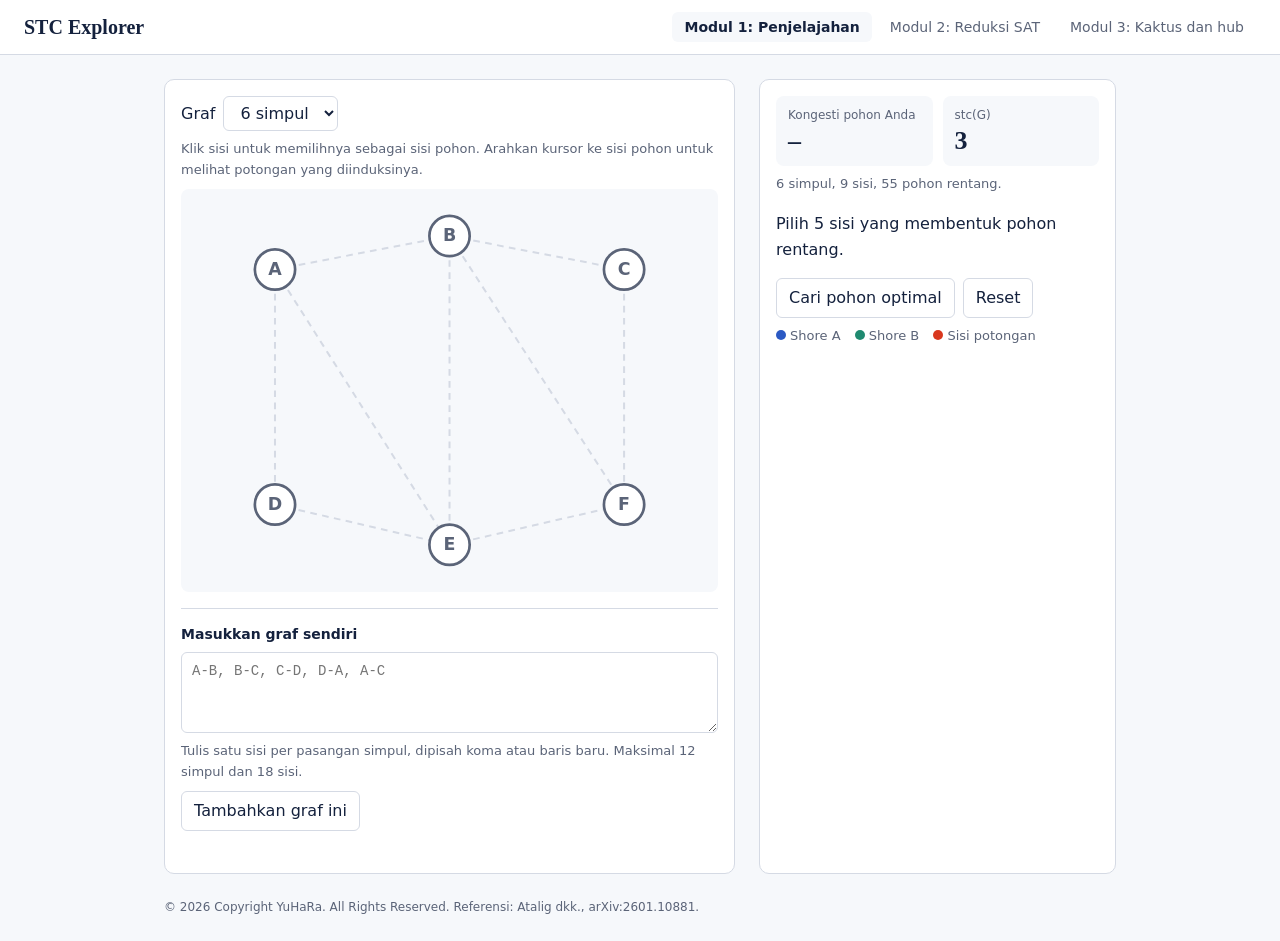
<file: index.html>
<!DOCTYPE html>
<html lang="id">

<head>
    <meta charset="utf-8">
    <meta name="viewport" content="width=device-width, initial-scale=1">
    <title>STC Explorer: Modul 1</title>
    <link rel="icon" type="image/svg+xml" href="favicon.svg">
    <link rel="stylesheet" href="style.css">
</head>

<body>
    <header>
        <h1>STC Explorer</h1>
        <nav>
            <a class="on" href="index.html">Modul 1: Penjelajahan</a>
            <a href="modul2.html">Modul 2: Reduksi SAT</a>
            <a href="modul3.html">Modul 3: Kaktus dan hub</a>
        </nav>
    </header>
    <main>
        <section class="stage">
            <div class="bar">
                <label for="preset">Graf</label>
                <select id="preset"></select>
            </div>
            <p class="hint">Klik sisi untuk memilihnya sebagai sisi pohon. Arahkan kursor ke sisi pohon untuk melihat potongan yang diinduksinya.</p>
            <svg id="g" viewBox="0 0 400 300" role="img" aria-label="Graf interaktif"></svg>
            <div class="input">
                <label for="edges">Masukkan graf sendiri</label>
                <textarea id="edges" rows="3" placeholder="A-B, B-C, C-D, D-A, A-C"></textarea>
                <p class="sub">Tulis satu sisi per pasangan simpul, dipisah koma atau baris baru. Maksimal 12 simpul dan 18 sisi.</p>
                <div class="actions"><button id="apply">Tambahkan graf ini</button></div>
                <p id="err" class="err" role="alert"></p>
            </div>
        </section>
        <aside>
            <div class="metrics">
                <div><span>Kongesti pohon Anda</span><b id="mine">–</b></div>
                <div><span>stc(G)</span><b id="opt">–</b></div>
            </div>
            <p id="count" class="sub"></p>
            <p id="msg" aria-live="polite"></p>
            <div class="actions">
                <button id="solve">Cari pohon optimal</button>
                <button id="reset">Reset</button>
            </div>
            <p class="legend"><i class="a"></i>Shore A <i class="b"></i>Shore B <i class="c"></i>Sisi potongan</p>
        </aside>
    </main>
    <footer>© 2026 Copyright YuHaRa. All Rights Reserved. Referensi: Atalig dkk., arXiv:2601.10881.</footer>
    <script src="graf.js"></script>
    <script src="app.js"></script>
</body>

</html>
</file>
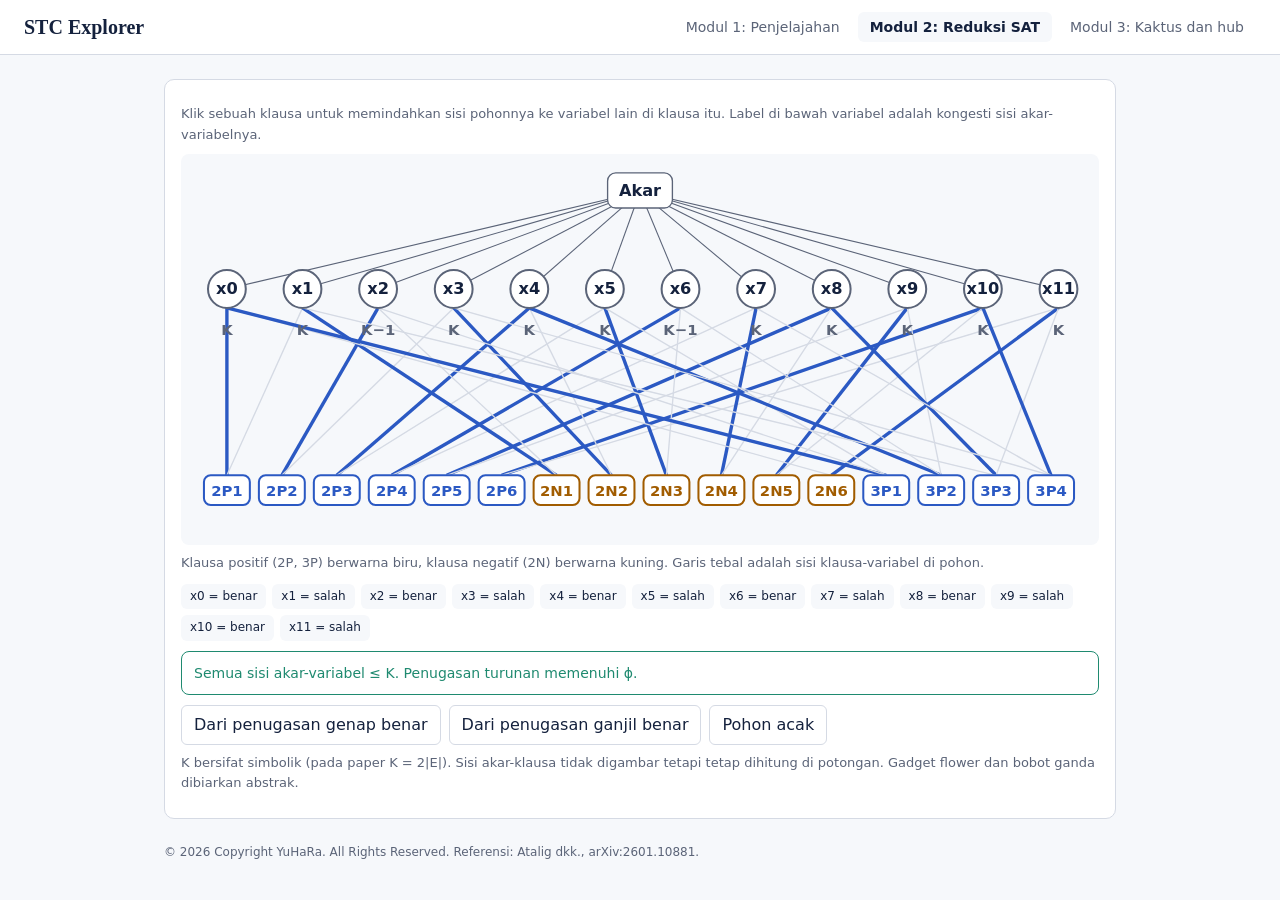
<file: modul2.html>
<!DOCTYPE html>
<html lang="id">

<head>
    <meta charset="utf-8">
    <meta name="viewport" content="width=device-width, initial-scale=1">
    <title>STC Explorer: Modul 2</title>
    <link rel="icon" type="image/svg+xml" href="favicon.svg">
    <link rel="stylesheet" href="style.css">
</head>

<body>
    <header>
        <h1>STC Explorer</h1>
        <nav>
            <a href="index.html">Modul 1: Penjelajahan</a>
            <a class="on" href="modul2.html">Modul 2: Reduksi SAT</a>
            <a href="modul3.html">Modul 3: Kaktus dan hub</a>
        </nav>
    </header>
    <main class="wide">
        <section class="stage">
            <p class="hint">Klik sebuah klausa untuk memindahkan sisi pohonnya ke variabel lain di klausa itu. Label di bawah variabel adalah kongesti sisi akar-variabelnya.</p>
            <svg id="s" viewBox="0 0 680 290" role="img" aria-label="Graf G bintang: akar, 12 variabel, 16 klausa"></svg>
            <p class="legend">Klausa positif (2P, 3P) berwarna biru, klausa negatif (2N) berwarna kuning. Garis tebal adalah sisi klausa-variabel di pohon.</p>
            <div id="chips" class="chips"></div>
            <div id="verdict" class="verdict" aria-live="polite"></div>
            <div class="actions">
                <button id="b0">Dari penugasan genap benar</button>
                <button id="b1">Dari penugasan ganjil benar</button>
                <button id="b2">Pohon acak</button>
            </div>
            <p class="sub">K bersifat simbolik (pada paper K = 2|E|). Sisi akar-klausa tidak digambar tetapi tetap dihitung di potongan. Gadget flower dan bobot ganda dibiarkan abstrak.</p>
        </section>
    </main>
    <footer>© 2026 Copyright YuHaRa. All Rights Reserved. Referensi: Atalig dkk., arXiv:2601.10881.</footer>
    <script src="graf.js"></script>
    <script src="reduksi.js"></script>
</body>

</html>
</file>
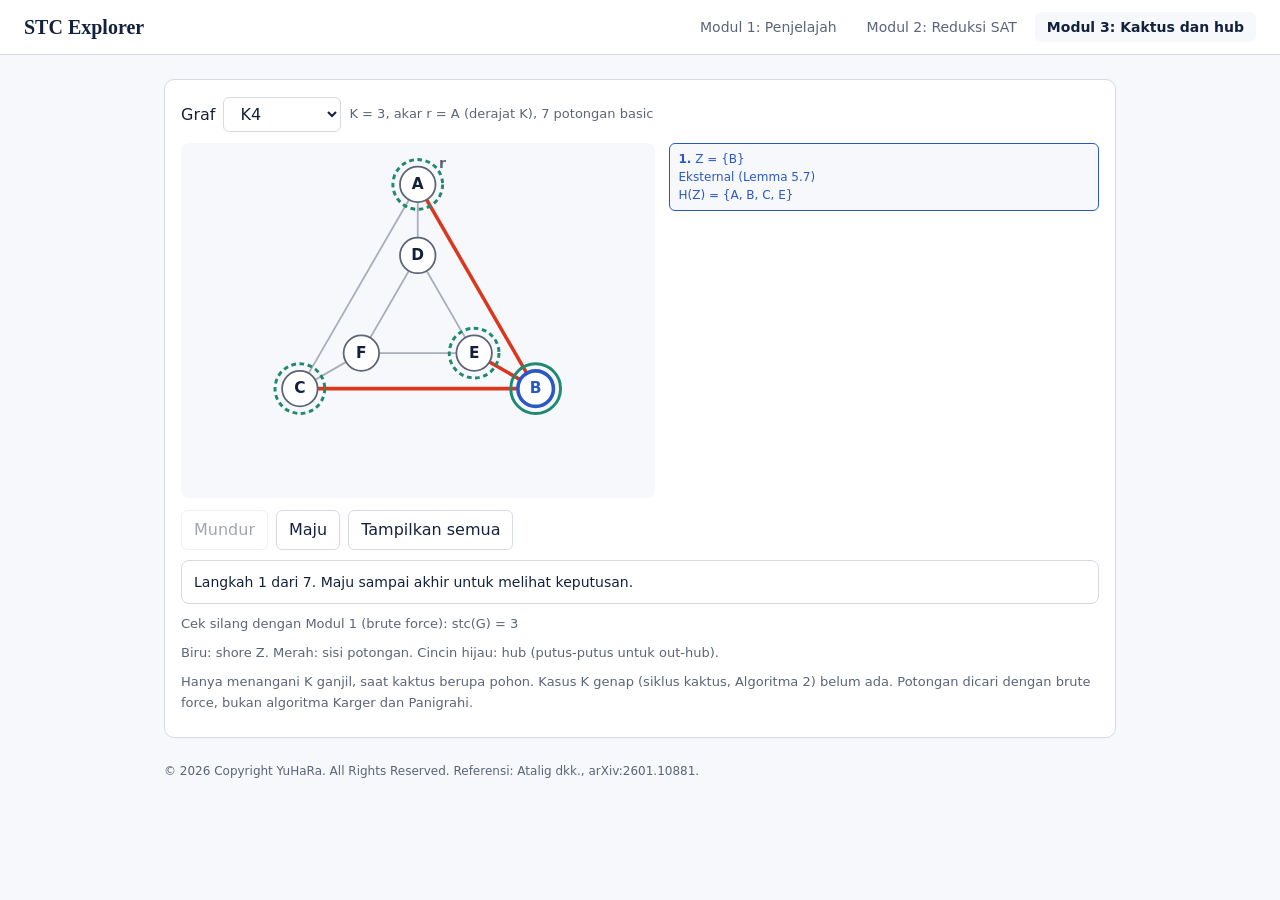
<file: modul3.html>
<!DOCTYPE html>
<html lang="id">

<head>
    <meta charset="utf-8">
    <meta name="viewport" content="width=device-width, initial-scale=1">
    <title>STC Explorer: Modul 3</title>
    <link rel="icon" type="image/svg+xml" href="favicon.svg">
    <link rel="stylesheet" href="style.css">
</head>

<body>
    <header>
        <h1>STC Explorer</h1>
        <nav>
            <a href="index.html">Modul 1: Penjelajah</a>
            <a href="modul2.html">Modul 2: Reduksi SAT</a>
            <a class="on" href="modul3.html">Modul 3: Kaktus dan hub</a>
        </nav>
    </header>
    <main class="wide">
        <section class="stage">
            <div class="bar">
                <label for="gs">Graf</label>
                <select id="gs"></select>
                <span id="info" class="sub"></span>
            </div>
            <div class="split">
                <svg id="m3" viewBox="0 0 400 300" role="img" aria-label="Graf dengan potongan dan hub yang disorot"></svg>
                <div id="list"></div>
            </div>
            <div class="actions" style="margin-top:12px">
                <button id="bp">Mundur</button>
                <button id="bn">Maju</button>
                <button id="ba">Tampilkan semua</button>
            </div>
            <div id="vd" class="verdict" aria-live="polite"></div>
            <p id="xc" class="sub"></p>
            <p class="legend">Biru: shore Z. Merah: sisi potongan. Cincin hijau: hub (putus-putus untuk out-hub).</p>
            <p class="sub">Hanya menangani K ganjil, saat kaktus berupa pohon. Kasus K genap (siklus kaktus, Algoritma 2) belum ada. Potongan dicari dengan brute force, bukan algoritma Karger dan Panigrahi.</p>
        </section>
    </main>
    <footer>© 2026 Copyright YuHaRa. All Rights Reserved. Referensi: Atalig dkk., arXiv:2601.10881.</footer>
    <script src="graf.js"></script>
    <script src="kaktus.js"></script>
</body>

</html>
</file>
<file: style.css>
:root
{
    --ink: #14213d;
    --sub: #5b6478;
    --line: #d5dae4;
    --bg: #f6f8fb;
    --tree: #2b59c3;
    --cut: #d9381e;
    --b: #1f8a70;
    --paper: #fff
}

@media(prefers-color-scheme:dark)
{
    :root
    {
        --ink: #e8ecf6;
        --sub: #9aa4ba;
        --line: #2c3550;
        --bg: #0f1526;
        --tree: #7ea2ff;
        --cut: #ff7a63;
        --b: #4fd1a8;
        --paper: #18203a
    }
}

*
{
    box-sizing: border-box
}

body
{
    margin: 0;
    background: var(--bg);
    color: var(--ink);
    font: 16px/1.6 system-ui, sans-serif
}

header
{
    display: flex;
    flex-wrap: wrap;
    align-items: center;
    gap: 16px;
    padding: 12px 24px;
    border-bottom: 1px solid var(--line);
    background: var(--paper)
}

h1
{
    margin: 0;
    font: 600 20px Georgia, serif
}

nav
{
    display: flex;
    gap: 6px;
    margin-left: auto
}

nav a
{
    padding: 4px 12px;
    border-radius: 6px;
    color: var(--sub);
    text-decoration: none;
    font-size: 14px
}

nav a.on
{
    background: var(--bg);
    color: var(--ink);
    font-weight: 600
}

main
{
    display: grid;
    grid-template-columns: minmax(0, 1.6fr) minmax(240px, 1fr);
    gap: 24px;
    max-width: 1000px;
    margin: 24px auto;
    padding: 0 24px
}

@media(max-width:720px)
{
    main
    {
        grid-template-columns: 1fr
    }
}

.stage,
aside
{
    background: var(--paper);
    border: 1px solid var(--line);
    border-radius: 10px;
    padding: 16px
}

.bar
{
    display: flex;
    align-items: center;
    gap: 8px
}

select,
button
{
    font: inherit;
    padding: 6px 12px;
    border: 1px solid var(--line);
    border-radius: 6px;
    background: var(--paper);
    color: var(--ink);
    cursor: pointer
}

button:hover,
select:hover
{
    border-color: var(--tree)
}

:focus-visible
{
    outline: 2px solid var(--tree);
    outline-offset: 2px
}

.hint,
.sub,
.legend
{
    font-size: 13px;
    color: var(--sub);
    margin: 8px 0
}

svg
{
    display: block;
    width: 100%;
    background: var(--bg);
    border-radius: 8px
}

.metrics
{
    display: grid;
    grid-template-columns: 1fr 1fr;
    gap: 10px
}

.metrics div
{
    background: var(--bg);
    border-radius: 8px;
    padding: 10px 12px
}

.metrics span
{
    display: block;
    font-size: 12px;
    color: var(--sub)
}

.metrics b
{
    font: 600 26px Georgia, serif
}

#msg
{
    min-height: 3em
}

.actions
{
    display: flex;
    gap: 8px;
    flex-wrap: wrap
}

.legend i
{
    display: inline-block;
    width: 10px;
    height: 10px;
    border-radius: 50%;
    margin: 0 4px 0 10px
}

.legend i:first-child
{
    margin-left: 0
}

.legend .a
{
    background: var(--tree)
}

.legend .b
{
    background: var(--b)
}

.legend .c
{
    background: var(--cut)
}

footer
{
    max-width: 1000px;
    margin: 0 auto 24px;
    padding: 0 24px;
    font-size: 12px;
    color: var(--sub)
}

.input
{
    margin-top: 16px;
    border-top: 1px solid var(--line);
    padding-top: 12px
}

.input label
{
    font-size: 14px;
    font-weight: 600
}

textarea
{
    display: block;
    width: 100%;
    margin-top: 6px;
    padding: 8px 10px;
    font: 14px/1.5 ui-monospace, monospace;
    border: 1px solid var(--line);
    border-radius: 6px;
    background: var(--paper);
    color: var(--ink);
    resize: vertical
}

.err
{
    color: var(--cut);
    font-size: 13px;
    margin: 8px 0 0;
    min-height: 1.4em
}

:root
{
    --neg: #a15c00
}

@media(prefers-color-scheme:dark)
{
    :root
    {
        --neg: #f2c46d
    }
}

main.wide
{
    grid-template-columns: 1fr
}

.chips
{
    display: flex;
    gap: 6px;
    flex-wrap: wrap;
    margin: 10px 0
}

.chips span
{
    font-size: 12px;
    padding: 3px 9px;
    border-radius: 6px;
    background: var(--bg)
}

.chips span.conf
{
    border: 1px solid var(--cut);
    color: var(--cut)
}

.verdict
{
    padding: 10px 12px;
    border-radius: 8px;
    border: 1px solid var(--line);
    margin: 10px 0;
    font-size: 14px
}

.verdict.ok
{
    border-color: var(--b);
    color: var(--b)
}

.verdict.bad
{
    border-color: var(--cut);
    color: var(--cut)
}

.split
{
    display: grid;
    grid-template-columns: minmax(0, 1.1fr) minmax(0, 1fr);
    gap: 14px;
    margin-top: 10px
}

@media(max-width:720px)
{
    .split
    {
        grid-template-columns: 1fr
    }
}

#list
{
    max-height: 300px;
    overflow-y: auto;
    display: flex;
    flex-direction: column;
    gap: 6px
}

.step
{
    padding: 6px 9px;
    border-radius: 6px;
    font-size: 12px;
    line-height: 1.5;
    background: var(--bg);
    border: 1px solid transparent
}

.step.cur
{
    border-color: var(--tree);
    color: var(--tree)
}

button:disabled
{
    opacity: .4;
    cursor: default
}
</file>
